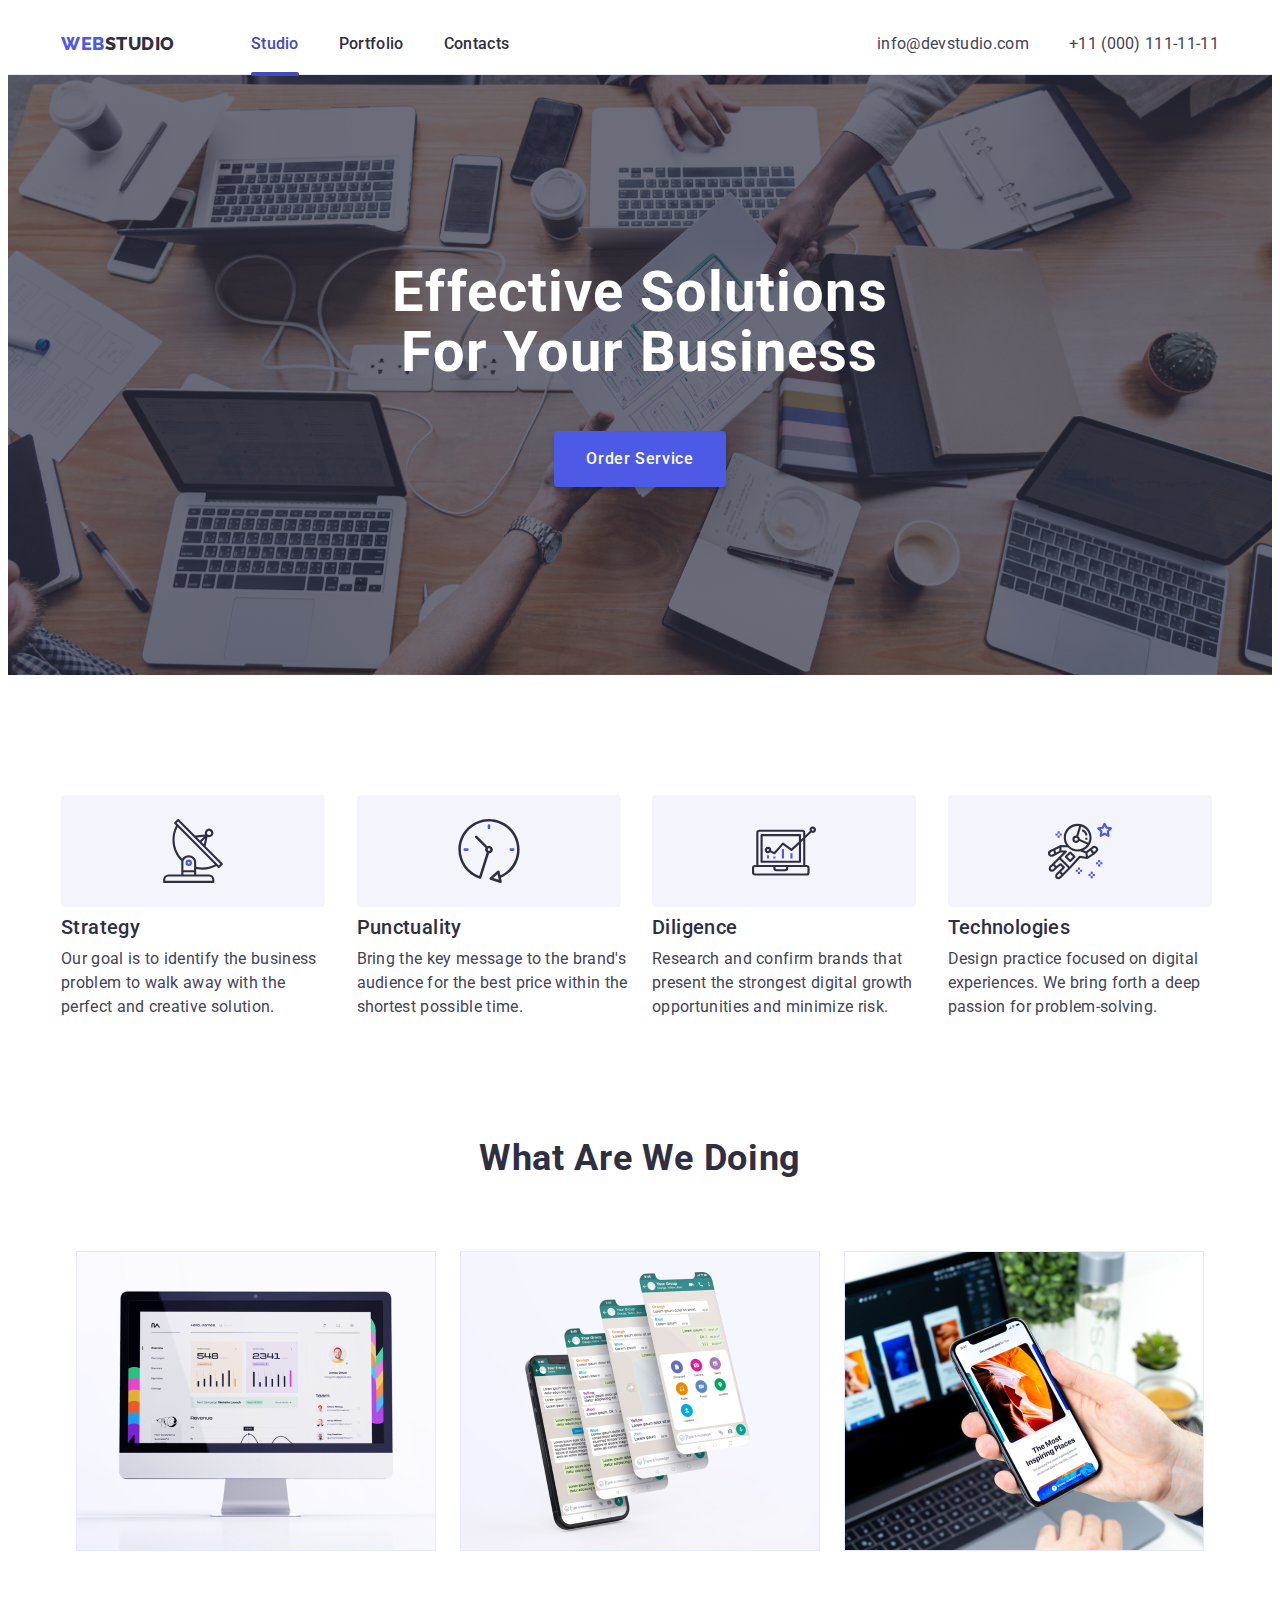
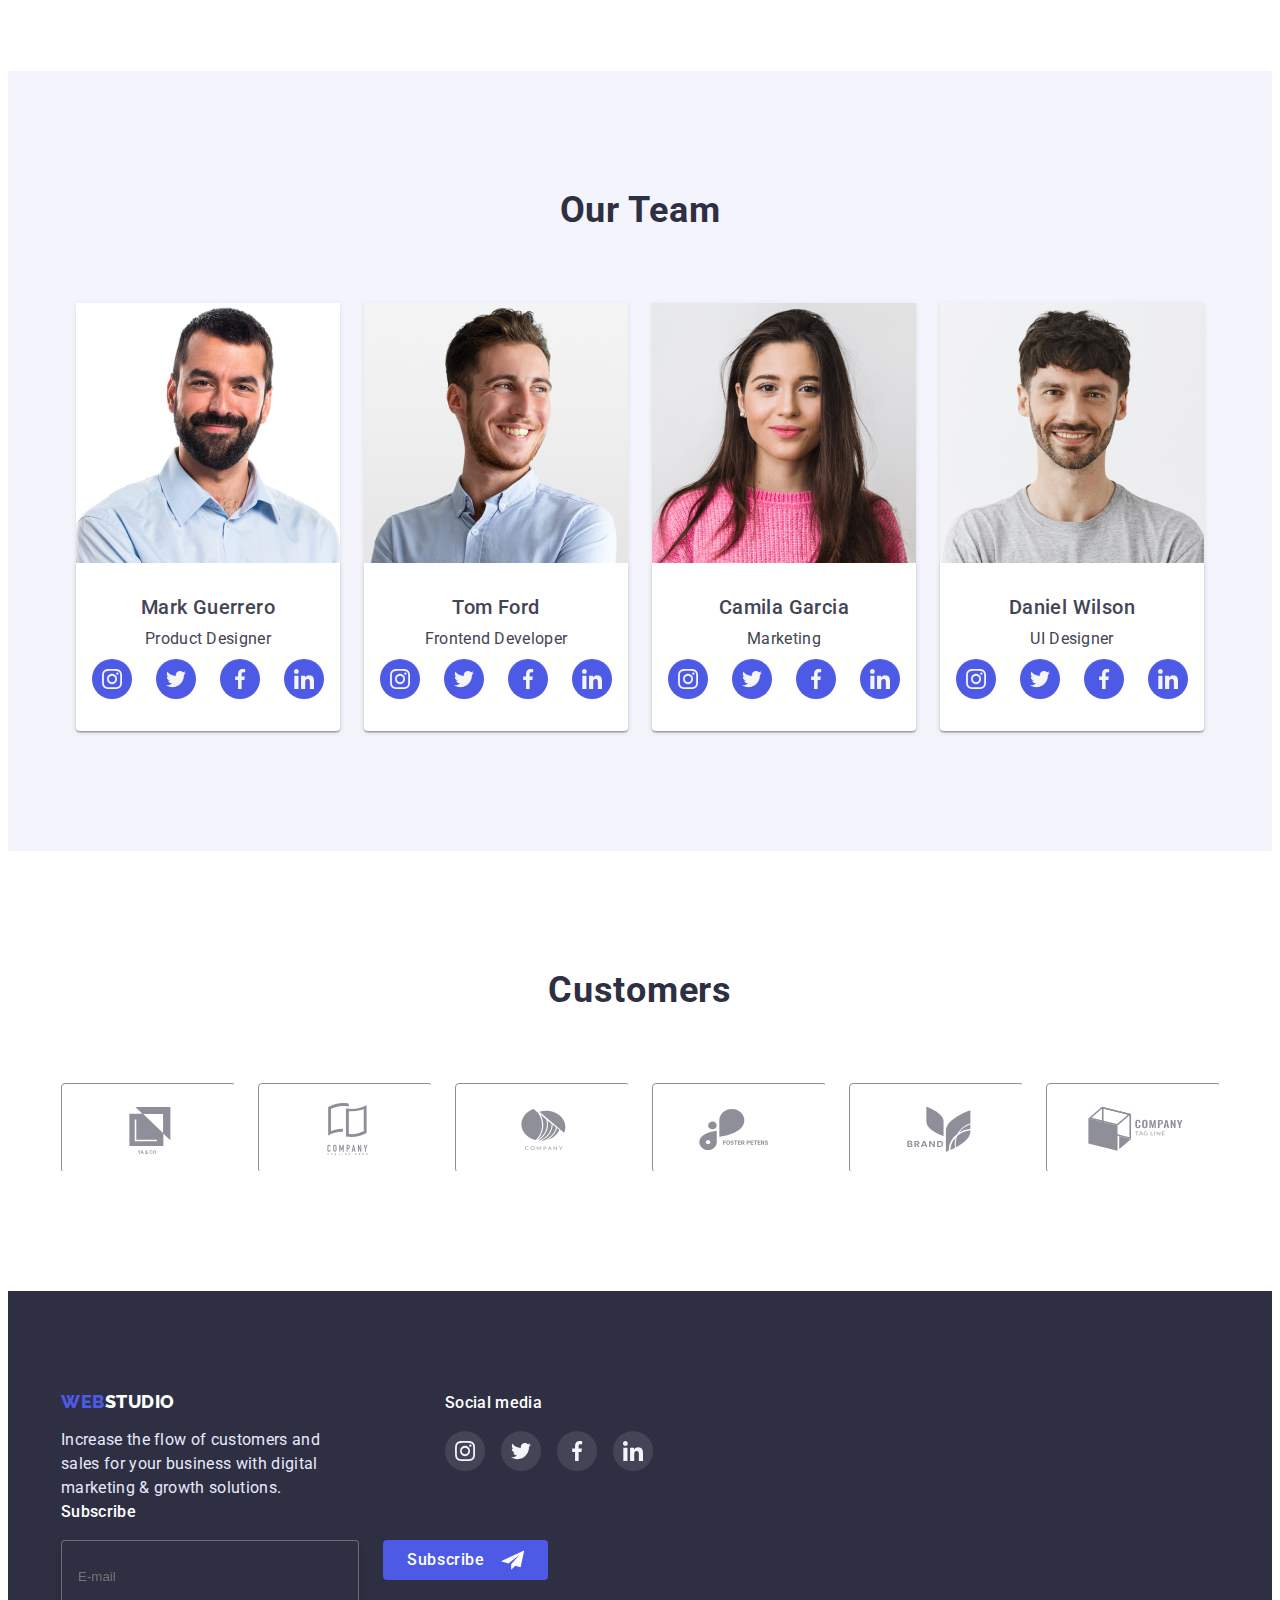
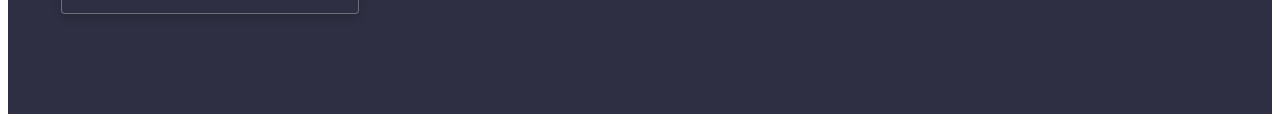
<file: index.html>
<!DOCTYPE html>
<html lang="en">
  <head>
    <meta charset="UTF-8" />
    <meta http-equiv="X-UA-Compatible" content="IE=edge" />
    <meta name="viewport" content="width=device-width, initial-scale=1.0" />
    <title>Document</title>
    <link rel="preconnect" href="https://fonts.googleapis.com" />
    <link rel="preconnect" href="https://fonts.gstatic.com" crossorigin />
    <link
      href="https://fonts.googleapis.com/css2?family=Raleway:wght@800&family=Roboto:wght@400;500;700;900&display=swap"
      rel="stylesheet"
    />
    <link
      rel="stylesheet"
      href="https://cdnjs.cloudflare.com/ajax/libs/modern-normalize/1.1.0/modern-normalize.min.css"
      integrity="sha512-wpPYUAdjBVSE4KJnH1VR1HeZfpl1ub8YT/NKx4PuQ5NmX2tKuGu6U/JRp5y+Y8XG2tV+wKQpNHVUX03MfMFn9Q=="
      crossorigin="anonymous"
      referrerpolicy="no-referrer"
    />
    <link rel="stylesheet" href="./css/styles.css" />
    <link rel="stylesheet" href="./css/mobile.css" />
    <link rel="stylesheet" href="./css/tablet.css" />
    <link rel="stylesheet" href="./css/desktop.css" />
  </head>
  <body>
    <!-- header -->

    <header class="header">
      <div class="container main-nav">
        <nav class="nav">
          <a class="logo-link-header link" href="./index.html"
            ><span class="logo">Web</span><span class="logo-end">Studio</span>
          </a>
          <ul class="site-nav list">
            <li class="item">
              <a class="active-link link current" href="./index.html">Studio</a>
            </li>
            <li class="item">
              <a class="active-link link" href="./portfolio.html">Portfolio</a>
            </li>
            <li class="item">
              <a class="active-link link" href="">Contacts</a>
            </li>
          </ul>
        </nav>

        <address class="nav-container">
          <ul class="nav-adress">
            <li class="list">
              <a class="mail link" href="mailto:info@devstudio.com"
                >info@devstudio.com</a
              >
            </li>
            <li class="list">
              <a class="phone link" href="tel:+110001111111"
                >+11 (000) 111-11-11</a
              >
            </li>
          </ul>
        </address>
        <button type="button" class="menu-open js-open-menu">
          <svg class="open-menu-icon" width="32" height="22">
            <use href="./images/icons.svg#icon-menu-hamburger"></use>
          </svg>
        </button>
      </div>
      <div class="mob-menu js-menu-container">
        <div class="mob-menu-container container">
          <div>
            <button type="button" class="menu-close js-close-menu">
              <svg class="close-modal-icon" width="8" height="8">
                <use href="./images/icons.svg#icon-close-black"></use>
              </svg>
            </button>
            <nav class="mob-menu-navigation">
              <ul class="mob-menu-list">
                <li class="mob-menu-item">
                  <a class="mob-item current" href="./index.html">Studio</a>
                </li>
                <li class="mob-menu-item">
                  <a class="mob-item" href="./portfolio.html">Portfolio</a>
                </li>
                <li class="mob-menu-item">
                  <a class="mob-item" href="">Contacts</a>
                </li>
              </ul>
            </nav>
          </div>
          <div>
            <address class="mob-menu-address">
              <ul class="mob-menu-contacts">
                <li class="mob-menu-tel">
                  <a href="tel:+110001111111" class="mob-menu-tel-link"
                    >+11 (000) 111-11-11</a
                  >
                </li>
                <li class="mob-menu-email">
                  <a
                    href="mailto:info@devstudio.com"
                    class="mob-menu-email-link"
                    >info@devstudio.com</a
                  >
                </li>
              </ul>
            </address>
            <ul class="menu-team-soc-list list">
              <li class="team-soc-item">
                <a class="team-soc-link link" href>
                  <svg class="team-soc-icon" width="20" height="20">
                    <use href="./images/icons.svg#icon-instagram"></use>
                  </svg>
                </a>
              </li>
              <li class="team-soc-item">
                <a class="team-soc-link link" href
                  ><svg class="team-soc-icon" width="20" height="20">
                    <use href="./images/icons.svg#icon-twitter"></use>
                  </svg>
                </a>
              </li>
              <li class="team-soc-item">
                <a class="team-soc-link link" href
                  ><svg class="team-soc-icon" width="20" height="20">
                    <use href="./images/icons.svg#icon-facebook"></use>
                  </svg>
                </a>
              </li>
              <li class="team-soc-item">
                <a class="team-soc-link link" href>
                  <svg class="team-soc-icon" width="20" height="20">
                    <use href="./images/icons.svg#icon-linkedin"></use>
                  </svg>
                </a>
              </li>
            </ul>
          </div>
        </div>
      </div>
    </header>

    <!-- hero -->

    <main>
      <section class="section-hero hero-wrap">
        <div class="container">
          <h1 class="hero">Effective Solutions For Your Business</h1>
          <button class="button-hero" type="button" data-modal-open>
            Order Service
          </button>
        </div>

        <div class="backdrop is-hidden" data-modal>
          <div class="modal">
            <button class="modal-close" type="button" data-modal-close>
              <svg class="modal-icon-close" width="8" height="8">
                <use href="./images/icons.svg#icon-close-black"></use>
              </svg>
            </button>
            <p class="modal-title">
              Leave your contacts and we will call you back
            </p>
            <form class="modal-form">
              <div class="modal-field">
                <label class="input-text" for="name">Name</label>
                <input class="modal-input" type="text" name="name" id="name" />
                <svg class="modal-icon" width="18px" height="18px">
                  <use href="./images/icons.svg#icon-person-black-icon"></use>
                </svg>
              </div>
              <div class="modal-field">
                <label class="input-text" for="phone">Phone</label>
                <input
                  class="modal-input"
                  type="text"
                  name="phone"
                  id="phone"
                />
                <svg class="modal-icon" width="18px" height="24px">
                  <use href="./images/icons.svg#icon-phone-black-icon"></use>
                </svg>
              </div>
              <div class="modal-field">
                <label class="input-text" for="email">Email</label>
                <input
                  class="modal-input"
                  type="text"
                  name="email"
                  id="email"
                />
                <svg class="modal-icon" width="18px" height="24px">
                  <use href="./images/icons.svg#icon-email-black-icon"></use>
                </svg>
              </div>
              <div class="modal-field">
                <label class="input-text" for="Comment">Comment</label>
                <textarea
                  class="modal-comment"
                  name="comment"
                  id="comment"
                  placeholder="Text input"
                ></textarea>
              </div>
              <div class="check-field">
                <input
                  class="input-check visually-hidden"
                  type="checkbox"
                  name="policy"
                  id="policy"
                  value="true"
                />
                <label class="input-text" for="policy">
                  <span class="check">
                    <svg class="check-icon" width="10px" height="8px">
                      <use href="./images/icons.svg#icon-Vector"></use>
                    </svg>
                  </span>
                  <span>
                    I accept the terms and conditions of the
                    <a class="policy-link" href="#">Privacy Policy</a></span
                  >
                </label>
              </div>

              <button class="modal-button" type="submit">Send</button>
            </form>
          </div>
        </div>
      </section>

      <!-- about -->

      <section class="about">
        <div class="container">
          <h2 class="visually-hidden">about</h2>
          <ul class="about-list list">
            <li class="list-item">
              <div class="thumb">
                <svg class="team-soc-icon" width="64" height="64">
                  <use href="./images/icons.svg#icon-antenna"></use>
                </svg>
              </div>
              <h3 class="title-list">Strategy</h3>
              <p class="subtitle">
                Our goal is to identify the business problem to walk away with
                the perfect and creative solution.
              </p>
            </li>
            <li class="list-item">
              <div class="thumb">
                <svg class="team-soc-icon" width="64" height="64">
                  <use href="./images/icons.svg#icon-clock"></use>
                </svg>
              </div>
              <h3 class="title-list">Punctuality</h3>
              <p class="subtitle">
                Bring the key message to the brand's audience for the best price
                within the shortest possible time.
              </p>
            </li>
            <li class="list-item">
              <div class="thumb">
                <svg class="team-soc-icon" width="64" height="64">
                  <use href="./images/icons.svg#icon-diagram"></use>
                </svg>
              </div>
              <h3 class="title-list">Diligence</h3>
              <p class="subtitle">
                Research and confirm brands that present the strongest digital
                growth opportunities and minimize risk.
              </p>
            </li>
            <li class="list-item">
              <div class="thumb">
                <svg class="team-soc-icon" width="64" height="64">
                  <use href="./images/icons.svg#icon-astronaut"></use>
                </svg>
              </div>
              <h3 class="title-list">Technologies</h3>
              <p class="subtitle">
                Design practice focused on digital experiences. We bring forth a
                deep passion for problem-solving.
              </p>
            </li>
          </ul>
        </div>
      </section>

      <section class="section-going">
        <div class="container">
          <h2 class="title-desk">What are we doing</h2>
          <ul class="going-title">
            <li class="list">
              <img
                srcset="./images/img1.jpg 1x, ./images/img1-2x.jpg 2x"
                class="image-list"
                src="./images/img1.jpg"
                alt="display picture"
                width="360"
              />
            </li>
            <li class="img-title list">
              <img
                srcset="./images/img2.jpg 1x, ./images/img2-2x.jpg 2x"
                class="image-list"
                src="./images/img2.jpg"
                alt="display phone"
                width="360"
              />
            </li>
            <li class="img-title list">
              <img
                srcset="./images/img3.jpg 1x, ./images/img3-2x.jpg 2x"
                class="image-list"
                src="./images/img3.jpg"
                alt="phone"
                width="360"
              />
            </li>
          </ul>
        </div>
      </section>

      <section class="team-section">
        <div class="container">
          <h2 class="title-team">Our Team</h2>
          <ul class="title-workers list">
            <li class="img-profile">
              <img
                srcset="
                  ./images/imgmarkguerrero.jpg    1x,
                  ./images/imgmarkguerrero-2x.jpg 2x
                "
                src="./images/imgmarkguerrero.jpg"
                alt="markguerrero"
                width="264"
              />
              <div class="title-card">
                <h3 class="team-name">Mark Guerrero</h3>
                <p class="team-name-position">Product Designer</p>
                <ul class="team-soc-list list">
                  <li class="team-soc-item">
                    <a class="team-soc-link link" href>
                      <svg class="team-soc-icon" width="20" height="20">
                        <use href="./images/icons.svg#icon-instagram"></use>
                      </svg>
                    </a>
                  </li>
                  <li class="team-soc-item">
                    <a class="team-soc-link link" href
                      ><svg class="team-soc-icon" width="20" height="20">
                        <use href="./images/icons.svg#icon-twitter"></use>
                      </svg>
                    </a>
                  </li>
                  <li class="team-soc-item">
                    <a class="team-soc-link link" href
                      ><svg class="team-soc-icon" width="20" height="20">
                        <use href="./images/icons.svg#icon-facebook"></use>
                      </svg>
                    </a>
                  </li>
                  <li class="team-soc-item">
                    <a class="team-soc-link link" href>
                      <svg class="team-soc-icon" width="20" height="20">
                        <use href="./images/icons.svg#icon-linkedin"></use>
                      </svg>
                    </a>
                  </li>
                </ul>
              </div>
            </li>
            <li class="img-profile">
              <img
                srcset="
                  ./images/imgtomford.jpg    1x,
                  ./images/imgtomford-2x.jpg 2x
                "
                src="./images/imgtomford.jpg"
                alt="tomford"
                width="264"
              />
              <div class="title-card">
                <h3 class="team-name">Tom Ford</h3>
                <p class="team-name-position">Frontend Developer</p>
                <ul class="team-soc-list list">
                  <li class="team-soc-item">
                    <a class="team-soc-link link" href>
                      <svg class="team-soc-icon" width="20" height="20">
                        <use href="./images/icons.svg#icon-instagram"></use>
                      </svg>
                    </a>
                  </li>
                  <li class="team-soc-item">
                    <a class="team-soc-link link" href
                      ><svg class="team-soc-icon" width="20" height="20">
                        <use href="./images/icons.svg#icon-twitter"></use>
                      </svg>
                    </a>
                  </li>
                  <li class="team-soc-item">
                    <a class="team-soc-link link" href
                      ><svg class="team-soc-icon" width="20" height="20">
                        <use href="./images/icons.svg#icon-facebook"></use>
                      </svg>
                    </a>
                  </li>
                  <li class="team-soc-item">
                    <a class="team-soc-link link" href>
                      <svg class="team-soc-icon" width="20" height="20">
                        <use href="./images/icons.svg#icon-linkedin"></use>
                      </svg>
                    </a>
                  </li>
                </ul>
              </div>
            </li>
            <li class="img-profile">
              <img
                srcset="
                  ./images/imgcamilagarcia.jpg    1x,
                  ./images/imgcamilagarcia-2x.jpg 2x
                "
                src="./images/imgcamilagarcia.jpg"
                alt="camilagarcia"
                width="264"
              />
              <div class="title-card">
                <h3 class="team-name">Camila Garcia</h3>
                <p class="team-name-position">Marketing</p>
                <ul class="team-soc-list list">
                  <li class="team-soc-item">
                    <a class="team-soc-link link" href>
                      <svg class="team-soc-icon" width="20" height="20">
                        <use href="./images/icons.svg#icon-instagram"></use>
                      </svg>
                    </a>
                  </li>
                  <li class="team-soc-item">
                    <a class="team-soc-link link" href
                      ><svg class="team-soc-icon" width="20" height="20">
                        <use href="./images/icons.svg#icon-twitter"></use>
                      </svg>
                    </a>
                  </li>
                  <li class="team-soc-item">
                    <a class="team-soc-link link" href
                      ><svg class="team-soc-icon" width="20" height="20">
                        <use href="./images/icons.svg#icon-facebook"></use>
                      </svg>
                    </a>
                  </li>
                  <li class="team-soc-item">
                    <a class="team-soc-link link" href>
                      <svg class="team-soc-icon" width="20" height="20">
                        <use href="./images/icons.svg#icon-linkedin"></use>
                      </svg>
                    </a>
                  </li>
                </ul>
              </div>
            </li>
            <li class="img-profile">
              <img
                srcset="
                  ./images/imgdanielwilson.jpg    1x,
                  ./images/imgdanielwilson-2x.jpg 2x
                "
                src="./images/imgdanielwilson.jpg"
                alt="danielwilson"
                width="264"
              />
              <div class="title-card">
                <h3 class="team-name">Daniel Wilson</h3>
                <p class="team-name-position">UI Designer</p>
                <ul class="team-soc-list list">
                  <li class="team-soc-item">
                    <a class="team-soc-link link" href>
                      <svg class="team-soc-icon" width="20" height="20">
                        <use href="./images/icons.svg#icon-instagram"></use>
                      </svg>
                    </a>
                  </li>
                  <li class="team-soc-item">
                    <a class="team-soc-link link" href
                      ><svg class="team-soc-icon" width="20" height="20">
                        <use href="./images/icons.svg#icon-twitter"></use>
                      </svg>
                    </a>
                  </li>
                  <li class="team-soc-item">
                    <a class="team-soc-link link" href
                      ><svg class="team-soc-icon" width="20" height="20">
                        <use href="./images/icons.svg#icon-facebook"></use>
                      </svg>
                    </a>
                  </li>
                  <li class="team-soc-item">
                    <a class="team-soc-link link" href>
                      <svg class="team-soc-icon" width="20" height="20">
                        <use href="./images/icons.svg#icon-linkedin"></use>
                      </svg>
                    </a>
                  </li>
                </ul>
              </div>
            </li>
          </ul>
        </div>
      </section>

      <section class="customers-section">
        <div class="container">
          <h2 class="title-customers">Customers</h2>
          <ul class="list-customers list">
            <li class="item-customers">
              <a class="customers-link link" href>
                <svg class="hover-icons" width="104" height="56">
                  <use href="./images/icons.svg#icon-logo-yaco"></use>
                </svg>
              </a>
            </li>
            <li class="item-customers">
              <a class="customers-link link" href>
                <svg class="hover-icons" width="104" height="56">
                  <use href="./images/icons.svg#icon-logo-comp-tag"></use>
                </svg>
              </a>
            </li>
            <li class="item-customers">
              <a class="customers-link link" href>
                <svg class="hover-icons" width="104" height="56">
                  <use href="./images/icons.svg#icon-logo-company"></use>
                </svg>
              </a>
            </li>
            <li class="item-customers">
              <a class="customers-link link" href>
                <svg class="hover-icons" width="104" height="56">
                  <use href="./images/icons.svg#icon-logo-foster"></use>
                </svg>
              </a>
            </li>
            <li class="item-customers">
              <a class="customers-link link" href>
                <svg class="hover-icons" width="104" height="56">
                  <use href="./images/icons.svg#icon-logo-brand"></use>
                </svg>
              </a>
            </li>
            <li class="item-customers">
              <a class="customers-link link" href>
                <svg class="hover-icons" width="104" height="56">
                  <use href="./images/icons.svg#icon-logo-tag-line"></use>
                </svg>
              </a>
            </li>
          </ul>
        </div>
      </section>
    </main>

    <!-- footer -->

    <footer>
      <div class="footer-background">
        <div class="container footer-container">
          <div class="footer-container-logo">
            <a class="logo-link-header link" href="./index.html"
              ><span class="logo">Web</span
              ><span class="logo-end-footer">Studio</span>
            </a>
            <p class="footer-subtitle">
              Increase the flow of customers and sales for your business with
              digital marketing & growth solutions.
            </p>
          </div>
          <div class="container-footer-soc">
            <p class="container-footer-soc-title">Social media</p>
            <ul class="ft-soc-list list">
              <li class="ft-soc-item">
                <a class="ft-soc-link link" href>
                  <svg class="ft-soc-icon" width="20" height="20">
                    <use href="./images/icons.svg#icon-instagram"></use>
                  </svg>
                </a>
              </li>
              <li class="ft-soc-item">
                <a class="ft-soc-link link" href
                  ><svg class="ft-soc-icon" width="20" height="20">
                    <use href="./images/icons.svg#icon-twitter"></use>
                  </svg>
                </a>
              </li>
              <li class="ft-soc-item">
                <a class="ft-soc-link link" href
                  ><svg class="ft-soc-icon" width="20" height="20">
                    <use href="./images/icons.svg#icon-facebook"></use>
                  </svg>
                </a>
              </li>
              <li class="ft-soc-item">
                <a class="ft-soc-link link" href>
                  <svg class="ft-soc-icon" width="20" height="20">
                    <use href="./images/icons.svg#icon-linkedin"></use>
                  </svg>
                </a>
              </li>
            </ul>
          </div>
          <div class="subscribe-position">
            <p class="container-footer-soc-title">Subscribe</p>
            <form class="subscribe-form">
              <div class="subscribe-input-box">
                <input
                  class="subscribe-input"
                  type="text"
                  name="Subscribe"
                  id="Subscribe"
                  placeholder="E-mail"
                />
                <button class="button-subscribe" type="submit">
                  Subscribe
                  <svg class="icon-frame" width="24" height="24">
                    <use href="./images/icons.svg#icon-Frame"></use>
                  </svg>
                </button>
              </div>
            </form>
          </div>
        </div>
      </div>
    </footer>
    <script src="./js/mobile-menu.js"></script>
    <script src="./js/modal.js"></script>
  </body>
</html>
</file>
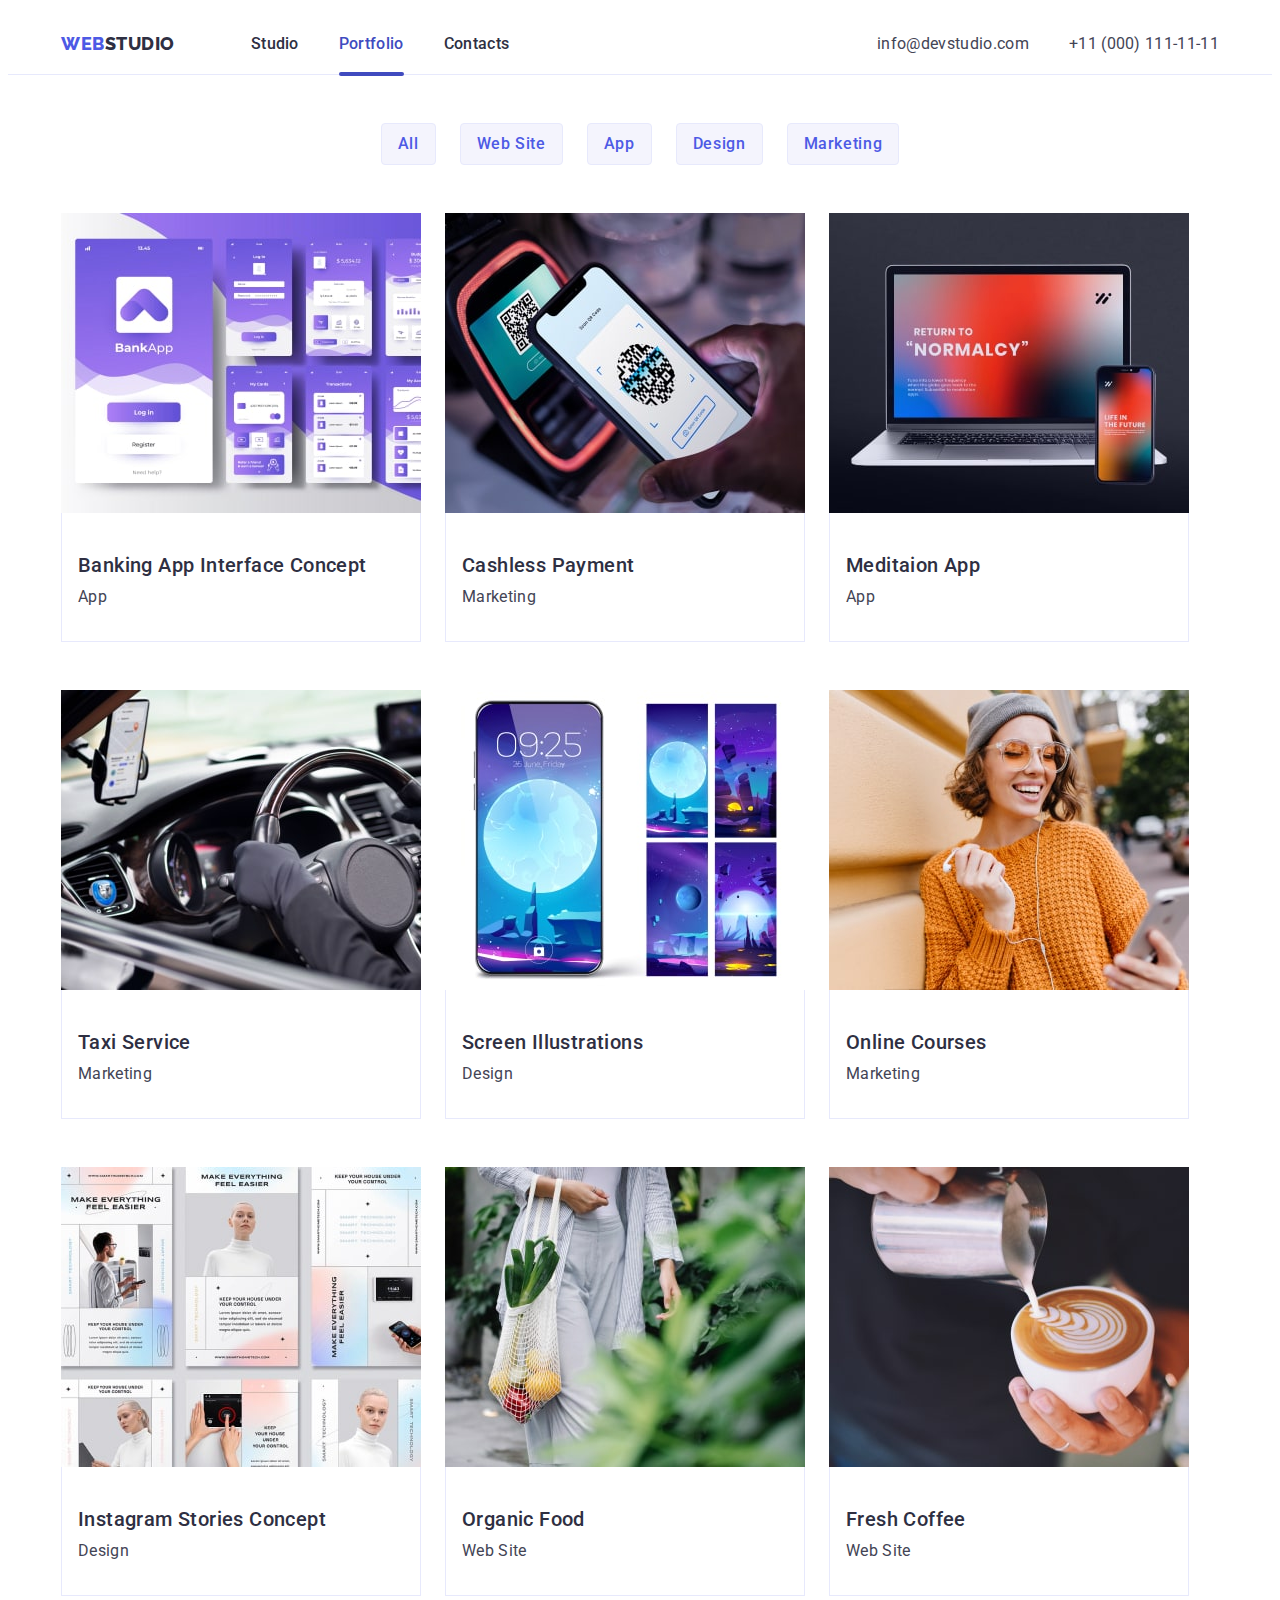
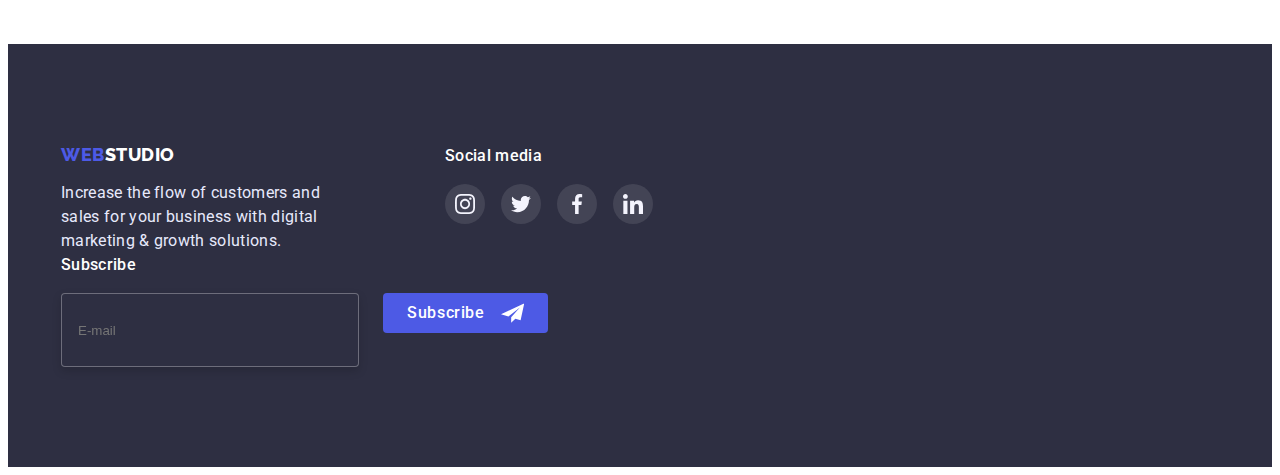
<file: portfolio.html>
<!DOCTYPE html>
<html lang="en">
  <head>
    <meta charset="UTF-8" />
    <meta http-equiv="X-UA-Compatible" content="IE=edge" />
    <meta name="viewport" content="width=device-width, initial-scale=1.0" />
    <title>portfolio</title>
    <link rel="preconnect" href="https://fonts.googleapis.com" />
    <link rel="preconnect" href="https://fonts.gstatic.com" crossorigin />
    <link
      href="https://fonts.googleapis.com/css2?family=Raleway:wght@800&family=Roboto:wght@400;500;700;900&display=swap"
      rel="stylesheet"
    />
    <link
      rel="stylesheet"
      href="https://cdnjs.cloudflare.com/ajax/libs/modern-normalize/1.1.0/modern-normalize.min.css"
      integrity="sha512-wpPYUAdjBVSE4KJnH1VR1HeZfpl1ub8YT/NKx4PuQ5NmX2tKuGu6U/JRp5y+Y8XG2tV+wKQpNHVUX03MfMFn9Q=="
      crossorigin="anonymous"
      referrerpolicy="no-referrer"
    />
    <link rel="stylesheet" href="./css/styles.css" />
    <link rel="stylesheet" href="./css/mobile.css" />
    <link rel="stylesheet" href="./css/tablet.css" />
    <link rel="stylesheet" href="./css/desktop.css" />
  </head>
  <body>
    <!-- header -->
    <header class="header">
      <div class="container main-nav">
        <nav class="nav">
          <a class="logo-link-header link" href="./index.html"
            ><span class="logo">Web</span><span class="logo-end">Studio</span>
          </a>
          <ul class="site-nav list">
            <li class="item">
              <a class="active-link link" href="./index.html">Studio</a>
            </li>
            <li class="item">
              <a class="active-link link current" href="./portfolio.html">Portfolio</a>
            </li>
            <li class="item">
              <a class="active-link link" href="">Contacts</a>
            </li>
          </ul>
        </nav>

        <address class="nav-container">
          <ul class="nav-adress">
            <li class="list">
              <a class="mail link" href="mailto:info@devstudio.com"
                >info@devstudio.com</a
              >
            </li>
            <li class="list">
              <a class="phone link" href="tel:+110001111111"
                >+11 (000) 111-11-11</a
              >
            </li>
          </ul>
        </address>
        <button type="button" class="menu-open js-open-menu">
          <svg class="open-menu-icon" width="32" height="22">
            <use href="./images/icons.svg#icon-menu-hamburger"></use>
          </svg>
        </button>
      </div>
      <div class="mob-menu js-menu-container">
        <div class="mob-menu-container container">
          <div>
            <button type="button" class="menu-close js-close-menu">
              <svg class="close-modal-icon" width="8" height="8">
                <use href="./images/icons.svg#icon-close-black"></use>
              </svg>
            </button>
            <nav class="mob-menu-navigation">
              <ul class="mob-menu-list">
                <li class="mob-menu-item">
                  <a class="mob-item" href="./index.html">Studio</a>
                </li>
                <li class="mob-menu-item">
                  <a class="mob-item" href="./portfolio.html">Portfolio</a>
                </li>
                <li class="mob-menu-item">
                  <a class="mob-item" href="">Contacts</a>
                </li>
              </ul>
            </nav>
          </div>
          <div>
            <address class="mob-menu-address">
              <ul class="mob-menu-contacts">
                <li class="mob-menu-tel">
                  <a href="tel:+110001111111" class="mob-menu-tel-link"
                    >+11 (000) 111-11-11</a
                  >
                </li>
                <li class="mob-menu-email">
                  <a
                    href="mailto:info@devstudio.com"
                    class="mob-menu-email-link"
                    >info@devstudio.com</a
                  >
                </li>
              </ul>
            </address>
            <ul class="menu-team-soc-list list">
              <li class="team-soc-item">
                <a class="team-soc-link link" href>
                  <svg class="team-soc-icon" width="20" height="20">
                    <use href="./images/icons.svg#icon-instagram"></use>
                  </svg>
                </a>
              </li>
              <li class="team-soc-item">
                <a class="team-soc-link link" href
                  ><svg class="team-soc-icon" width="20" height="20">
                    <use href="./images/icons.svg#icon-twitter"></use>
                  </svg>
                </a>
              </li>
              <li class="team-soc-item">
                <a class="team-soc-link link" href
                  ><svg class="team-soc-icon" width="20" height="20">
                    <use href="./images/icons.svg#icon-facebook"></use>
                  </svg>
                </a>
              </li>
              <li class="team-soc-item">
                <a class="team-soc-link link" href>
                  <svg class="team-soc-icon" width="20" height="20">
                    <use href="./images/icons.svg#icon-linkedin"></use>
                  </svg>
                </a>
              </li>
            </ul>
          </div>
        </div>
      </div>
    </header>
    <main>
      <section class="main-bgcolor">
        <!-- фільтр кнопок -->
        <h1 class="visually-hidden">portfolio</h1>
        <div class="container">
          <ul class="filtr-container list">
            <li class="portfolio-button-item">
              <button class="btn-filter" type="button">All</button>
            </li>
            <li class="portfolio-button-item">
              <button class="btn-filter" type="button">Web Site</button>
            </li>
            <li class="portfolio-button-item">
              <button class="btn-filter" type="button">App</button>
            </li>
            <li class="portfolio-button-item">
              <button class="btn-filter" type="button">Design</button>
            </li>
            <li class="portfolio-button-item">
              <button class="btn-filter" type="button">Marketing</button>
            </li>
          </ul>

          <!-- портфоліо -->

          <ul class="card-container list">
            <li class="img-item">
              <a class="img-link link" href=""
                ><img />
                <div class="img-cover-wrap">
                  <img
                    src="./images/bankingapp.jpg"
                    alt="bankingapp"
                    width="360"
                  />
                  <p class="img-cover-text">
                    14 Stylish and User-Friendly App Design Concepts · Task
                    Manager App · Calorie Tracker App · Exotic Fruit Ecommerce
                    App · Cloud Storage App
                  </p>
                </div>
                <div class="img-filtr">
                  <h2 class="title-list">Banking App Interface Concept</h2>
                  <p class="subtitle">App</p>
                </div>
              </a>
            </li>

            <li class="img-item">
              <a class="img-link link" href="">
                <div class="img-cover-wrap">
                  <img
                    src="./images/cashlesspayment.jpg"
                    alt="cashlesspayment"
                    width="360"
                  />
                  <p class="img-cover-text">
                    14 Stylish and User-Friendly App Design Concepts · Task
                    Manager App · Calorie Tracker App · Exotic Fruit Ecommerce
                    App · Cloud Storage App
                  </p>
                </div>
                <div class="img-filtr">
                  <h2 class="title-list">Cashless Payment</h2>
                  <p class="subtitle">Marketing</p>
                </div>
              </a>
            </li>

            <li class="img-item">
              <a class="img-link link" href="">
                <div class="img-cover-wrap">
                  <img
                    src="./images/meditaionapp.jpg"
                    alt="meditaionapp"
                    width="360"
                  />
                  <p class="img-cover-text">
                    14 Stylish and User-Friendly App Design Concepts · Task
                    Manager App · Calorie Tracker App · Exotic Fruit Ecommerce
                    App · Cloud Storage App
                  </p>
                </div>
                <div class="img-filtr">
                  <h2 class="title-list">Meditaion App</h2>
                  <p class="subtitle">App</p>
                </div>
              </a>
            </li>

            <li class="img-item">
              <a class="img-link link" href="">
                <div class="img-cover-wrap">
                  <img
                    src="./images/taxiservice.jpg"
                    alt="taxiservice"
                    width="360"
                  />
                  <p class="img-cover-text">
                    14 Stylish and User-Friendly App Design Concepts · Task
                    Manager App · Calorie Tracker App · Exotic Fruit Ecommerce
                    App · Cloud Storage App
                  </p>
                </div>
                <div class="img-filtr">
                  <h2 class="title-list">Taxi Service</h2>
                  <p class="subtitle">Marketing</p>
                </div>
              </a>
            </li>

            <li class="img-item">
              <a class="img-link link" href="">
                <div class="img-cover-wrap">
                  <img
                    src="./images/screenillustrations.jpg"
                    alt="screenillustrations"
                    width="360"
                  />
                  <p class="img-cover-text">
                    14 Stylish and User-Friendly App Design Concepts · Task
                    Manager App · Calorie Tracker App · Exotic Fruit Ecommerce
                    App · Cloud Storage App
                  </p>
                </div>
                <div class="img-filtr">
                  <h2 class="title-list">Screen Illustrations</h2>
                  <p class="subtitle">Design</p>
                </div>
              </a>
            </li>

            <li class="img-item">
              <a class="img-link link" href="">
                <div class="img-cover-wrap">
                  <img
                    src="./images/onlinecourses.jpg"
                    alt="onlinecourses"
                    width="360"
                  />
                  <p class="img-cover-text">
                    14 Stylish and User-Friendly App Design Concepts · Task
                    Manager App · Calorie Tracker App · Exotic Fruit Ecommerce
                    App · Cloud Storage App
                  </p>
                </div>
                <div class="img-filtr">
                  <h2 class="title-list">Online Courses</h2>
                  <p class="subtitle">Marketing</p>
                </div>
              </a>
            </li>

            <li class="img-item">
              <a class="img-link link" href="">
                <div class="img-cover-wrap">
                  <img
                    src="./images/instagramstoriesconcept.jpg"
                    alt="instagramstoriesconcept"
                    width="360"
                  />
                  <p class="img-cover-text">
                    14 Stylish and User-Friendly App Design Concepts · Task
                    Manager App · Calorie Tracker App · Exotic Fruit Ecommerce
                    App · Cloud Storage App
                  </p>
                </div>
                <div class="img-filtr">
                  <h2 class="title-list">Instagram Stories Concept</h2>
                  <p class="subtitle">Design</p>
                </div>
              </a>
            </li>

            <li class="img-item">
              <a class="img-link link" href="">
                <div class="img-cover-wrap">
                  <img
                    src="./images/organicfood.jpg"
                    alt="organicfood"
                    width="360"
                  />
                  <p class="img-cover-text">
                    14 Stylish and User-Friendly App Design Concepts · Task
                    Manager App · Calorie Tracker App · Exotic Fruit Ecommerce
                    App · Cloud Storage App
                  </p>
                </div>
                <div class="img-filtr">
                  <h2 class="title-list">Organic Food</h2>
                  <p class="subtitle">Web Site</p>
                </div>
              </a>
            </li>

            <li class="img-item">
              <a class="img-link link" href="">
                <div class="img-cover-wrap">
                  <img
                    src="./images/freshcoffee.jpg"
                    alt="freshcoffee"
                    width="360"
                  />
                  <p class="img-cover-text">
                    14 Stylish and User-Friendly App Design Concepts · Task
                    Manager App · Calorie Tracker App · Exotic Fruit Ecommerce
                    App · Cloud Storage App
                  </p>
                </div>
                <div class="img-filtr">
                  <h2 class="title-list">Fresh Coffee</h2>
                  <p class="subtitle">Web Site</p>
                </div>
              </a>
            </li>
          </ul>
        </div>
      </section>
    </main>
    <!-- footer -->
    <footer>
      <div class="footer-background">
        <div class="container footer-container">
          <div class="footer-container-logo">
            <a class="logo-link-header link" href="./index.html"
              ><span class="logo">Web</span
              ><span class="logo-end-footer">Studio</span>
            </a>
            <p class="footer-subtitle">
              Increase the flow of customers and sales for your business with
              digital marketing & growth solutions.
            </p>
          </div>
          <div class="container-footer-soc">
            <p class="container-footer-soc-title">Social media</p>
            <ul class="ft-soc-list list">
              <li class="ft-soc-item">
                <a class="ft-soc-link link" href>
                  <svg class="ft-soc-icon" width="20" height="20">
                    <use href="./images/icons.svg#icon-instagram"></use>
                  </svg>
                </a>
              </li>
              <li class="ft-soc-item">
                <a class="ft-soc-link link" href
                  ><svg class="ft-soc-icon" width="20" height="20">
                    <use href="./images/icons.svg#icon-twitter"></use>
                  </svg>
                </a>
              </li>
              <li class="ft-soc-item">
                <a class="ft-soc-link link" href
                  ><svg class="ft-soc-icon" width="20" height="20">
                    <use href="./images/icons.svg#icon-facebook"></use>
                  </svg>
                </a>
              </li>
              <li class="ft-soc-item">
                <a class="ft-soc-link link" href>
                  <svg class="ft-soc-icon" width="20" height="20">
                    <use href="./images/icons.svg#icon-linkedin"></use>
                  </svg>
                </a>
              </li>
            </ul>
          </div>
          <div class="subscribe-position">
            <p class="container-footer-soc-title">Subscribe</p>
            <form class="subscribe-form">
              <div class="subscribe-input-box">
                <input
                  class="subscribe-input"
                  type="text"
                  name="Subscribe"
                  id="Subscribe"
                  placeholder="E-mail"
                />
                <button class="button-subscribe" type="submit">
                  Subscribe
                  <svg class="icon-frame" width="24" height="24">
                    <use href="./images/icons.svg#icon-Frame"></use>
                  </svg>
                </button>
              </div>
            </form>
          </div>
        </div>
      </div>
    </footer>
    <script src="./js/mobile-menu.js"></script>
    <script src="./js/modal.js"></script>
  </body>
</html>
</file>
<file: css/styles.css>
/* приховані заголовки */
.visually-hidden {
  position: absolute;
  width: 1px;
  height: 1px;
  margin: -1px;
  border: 0;
  padding: 0;
  white-space: nowrap;
  clip-path: inset(100%);
  clip: rect(0 0 0 0);
  overflow: hidden;
}
.no-scroll {
  overflow: hidden;
}
/* модальне вікно */
.modal-title {
  font-family: "Roboto";
  font-style: normal;
  font-weight: 500;
  font-size: 16px;
  line-height: 1.5;
  text-align: center;
  letter-spacing: 0.02em;
  color: #2e2f42;
}
.modal-form {
  margin-top: 16px;
}
.modal-input {
  width: 100%;
  height: 40px;
  padding-left: 38px;
  background-color: transparent;
  border: 1px solid rgba(33, 33, 33, 0.2);
  border-radius: 4px;
  transition-property: border;
  transition-duration: 250ms;
  transition-timing-function: cubic-bezier(0.4, 0, 0.2, 1);
}
.modal-icon {
  position: absolute;
  left: 16px;
  top: 65%;
  transform: translateY(-50%);
}
.input-wrap {
  position: relative;
  margin-top: 4px;
}
.modal-input:focus,
.modal-input:hover {
  border: 1px solid #4d5ae5;
  border-radius: 4px;
  outline: none;
}
.policy-link {
  font-family: "Roboto";
  font-style: normal;
  font-weight: 400;
  font-size: 12px;
  line-height: 16px;
  letter-spacing: 0.04em;
  text-decoration-line: underline;
  color: #4d5ae5;
  text-indent: 0.5em;
}
.modal-input:focus + .modal-icon {
  fill: #4d5ae5;
}

.modal-comment {
  width: 100%;
  height: 138px;
  padding: 8px 16px;
  background-color: transparent;
  border: 1px solid rgba(33, 33, 33, 0.2);
  border-radius: 4px;
  font-family: "Roboto";
  font-style: normal;
  font-weight: 400;
  font-size: 12px;
  line-height: 1.3;
  letter-spacing: 0.04em;
  color: rgba(117, 117, 117, 0.5);
  resize: none;
  transition-property: border;
  transition-duration: 250ms;
  transition-timing-function: cubic-bezier(0.4, 0, 0.2, 1);
}
.modal-comment:focus,
.modal-comment:hover {
  border: 1px solid #4d5ae5;
  border-radius: 4px;
  outline: none;
}
.input-text {
  font-family: "Roboto";
  font-style: normal;
  font-weight: 400;
  font-size: 12px;
  line-height: 1.3;
  letter-spacing: 0.04em;
  color: #8e8f99;
  display: flex;
}

.input-text .check {
  min-width: 16px;
  height: 16px;
  border: 1.25px solid #2e2f42;
  border-radius: 2px;
  margin-right: 8px;
  fill: transparent;
  text-align: center;
}

.modal-field {
  margin-bottom: 8px;
  text-align: left;
  position: relative;
}

.input-check {
  padding: 0px;
  gap: 8px;
  border: 1.25px solid #2e2f42;
  border-radius: 2px;
}
.check-field {
  margin-top: 16px;
  margin-bottom: 24px;
}

.input-check:checked + .input-text .check {
  background-color: #404bbf;
  border: none;
  fill: #f4f4fd;
  border: 1.25px solid #2e2f42;
  border-radius: 2px;
}

.modal-button {
  display: block;
  width: 169px;
  height: 56px;
  margin: 0 auto;
  margin-top: 24px;
  text-align: center;
  background: #4d5ae5;
  box-shadow: 0px 4px 4px rgba(0, 0, 0, 0.15);
  border-radius: 4px;
  font-family: "Roboto";
  font-style: normal;
  font-weight: 500;
  font-size: 16px;
  line-height: 1.5;
  letter-spacing: 0.04em;
  color: #ffffff;
  border: none;
  cursor: pointer;
  transition-property: background;
  transition-duration: 250ms;
  transition-timing-function: cubic-bezier(0.4, 0, 0.2, 1);
}
.modal-button:hover,
.modal-button:focus {
  background: #404bbf;
}

.backdrop {
  position: fixed;
  left: 0;
  top: 0;
  width: 100%;
  height: 100%;
  background: rgba(46, 47, 66, 0.4);
  opacity: 1;
  visibility: visible;
  transition: opacity 250ms linear, visibility 300ms linear;
}
.backdrop.is-hidden {
  visibility: hidden;
  opacity: 0;
  pointer-events: none;
}

.backdrop.is-hidden .modal {
  transition: translate 300ms linear;
}

.modal {
  position: absolute;
  width: calc(100% - 2 * 15px);
  height: 600px;
  max-height: 90vh;
  overflow-y: scroll;
  top: 50%;
  left: 50%;
  transform: translate(-50%, -50%);
  background: #fcfcfc;
  box-shadow: 0px 1px 1px rgba(0, 0, 0, 0.14), 0px 1px 3px rgba(0, 0, 0, 0.12),
    0px 2px 1px rgba(0, 0, 0, 0.2);
  border-radius: 4px;
  padding: 72px 24px 24px 24px;
  transition: transform 300ms linear;
}

.modal-close {
  width: 24px;
  height: 24px;
  background: #e7e9fc;
  border: 1px solid rgba(0, 0, 0, 0.1);
  border-radius: 50%;
  display: flex;
  align-items: center;
  justify-content: center;
  padding: 0;
  position: absolute;
  top: 24px;
  right: 24px;
  transition-duration: 250ms;
  transition-timing-function: cubic-bezier(0.4, 0, 0.2, 1);
}

.modal-close:hover,
.modal-close:focus {
  background: #404bbf;
  fill: #ffffff;
  border-radius: 4px;
  border-radius: 50%;
  cursor: pointer;
}
/* кінець мод вікна */

.container {
  width: 100%;
  padding-left: 16px;
  padding-right: 16px;
  margin: 0 auto;
}
.header {
  border-bottom: 1px solid #e7e9fc;
  padding-top: 24px;
  padding-bottom: 24px;
}
p,
h1,
h2,
h3,
h4,
h5,
h6 {
  margin: 0;
}

ul {
  margin: 0;
  padding-left: 0;
}

.nav {
  display: flex;
  align-items: center;
}

:root {
  --primary-brand: #4d5ae5;
  --pressed-state: #404bbf;
  --dark: #2e2f42;
  --success: #31d0aa;
  --text: #434455;
  --subtle-text: #8e8f99;
  --accent: #e7e9fc;
  --light: #f4f4fd;
  --white-color: #ffffff;
}

body {
  font-family: "Roboto", sans-serif;
  color: #ffffff;
}

.list {
  list-style: none;
}

.link {
  text-decoration: none;
}

.site-nav {
  display: flex;
  margin-left: 76px;
}
.site-nav .link {
  display: block;
  color: var(--dark);
  font-weight: 500;
  font-size: 16px;
  line-height: 1.5;
  letter-spacing: 0.02em;
}
.site-nav .item:last-child {
  margin-right: 0;
}
.item {
  margin-right: 40px;
}
.active-link {
  position: relative;
  transition-property: color;
  transition-duration: 250ms;
  transition-timing-function: cubic-bezier(0.4, 0, 0.2, 1);
}
.active-link:hover,
.active-link:focus,
.active-link.current {
  color: var(--pressed-state);
}
.active-link.link.current::after {
  content: "";
  display: block;
  width: 100%;
  height: 4px;
  border-radius: 2px;
  background: #404bbf;
  position: absolute;
  left: 0;
  bottom: 0;
}

.phone {
  font-family: "Roboto", sans-serif;
  font-style: normal;
  font-size: 16px;
  line-height: 1.5;
  letter-spacing: 0.02em;
  color: var(--text);
  transition-property: color;
  transition-duration: 250ms;
  transition-timing-function: cubic-bezier(0.4, 0, 0.2, 1);
}
.mail {
  font-family: "Roboto", sans-serif;
  font-style: normal;
  font-size: 16px;
  line-height: 1.5;
  letter-spacing: 0.02em;
  color: var(--text);
  transition-property: color;
  transition-duration: 250ms;
  transition-timing-function: cubic-bezier(0.4, 0, 0.2, 1);
}
.mail:hover,
.mail:focus {
  color: var(--pressed-state);
}
.phone:hover,
.phone:focus {
  color: var(--pressed-state);
}

.nav-adress {
  /* display: flex; */
  margin-left: auto;
}
.nav-container {
  display: flex;
  margin-left: auto;
}
.main-nav {
  display: flex;
  align-items: center;
  justify-content: space-between;
}
.border-botton {
  border-bottom: 1px solid var(--accent);
}
.site-nav,
.nav-adress {
  display: none;
}

.menu-open {
  border: none;
  background-color: #ffffff;
}
.open-menu-icon {
  stroke: #2e2f42;
  display: block;
}

.mob-menu-container {
  padding-left: 40px;
  padding-right: 24px;
}
.mob-menu {
  position: fixed;
  top: 0;
  z-index: 1;
  width: 100%;
  height: 100%;
  background-color: white;
  padding-top: 80px;
  padding-bottom: 40px;
  transform: translateX(100%);
  transition: transform 250ms cubic-bezier(0.4, 0, 0.2, 1);
}
.mob-menu.is-open {
  transform: translateX(0);
}

.menu-close {
  position: absolute;
  display: flex;
  align-items: center;
  justify-content: center;
  padding: 0;
  top: 24px;
  right: 24px;
  width: 24px;
  height: 24px;
  background-color: #e7e9fc;
  border: 1px solid rgba(0, 0, 0, 0.1);
  border-radius: 50%;
}
.mob-menu > .container {
  height: 100%;
  display: flex;
  flex-direction: column;
  justify-content: space-between;
  overflow-y: auto;
}

.mob-menu-list {
  list-style: none;
  text-decoration: none;
  font-weight: 700;
  font-size: 36px;
  line-height: 1.11;
  letter-spacing: 0.02em;
  text-transform: capitalize;
  color: #2e2f42;
}
.mob-item:hover {
  color: var(--pressed-state);
}
.mob-item.current {
  color: var(--pressed-state);
}
.mob-menu-item {
  margin-bottom: 40px;
}
.mob-menu-item:last-child {
  margin-bottom: 0;
}

.mob-item {
  text-decoration: none;
  color: #2e2f42;
}
.mob-menu-contacts {
  list-style: none;
  text-decoration: none;
  font-weight: 700;
  font-size: 26px;
  line-height: 1.11;
  letter-spacing: 0.02em;
}
.mob-menu-tel {
  margin-bottom: 40px;
}
.mob-menu-tel-link {
  text-decoration: none;
  color: #4d5ae5;
  font-style: normal;
}
.mob-menu-email {
  margin-bottom: 48px;
}
.mob-menu-email-link {
  text-decoration: none;
  font-weight: 500;
  font-size: 20px;
  line-height: 1.2;
  letter-spacing: 0.02em;
  font-style: normal;
  color: #2e2f42;
}

.menu-team-soc-list {
  display: flex;
  justify-content: flex-start;
  gap: 26px;
}
/* hero */

.section-hero {
  padding-bottom: 96px;
  padding-top: 96px;
}
.hero-wrap {
  background-image: linear-gradient(
      rgba(46, 47, 66, 0.7),
      rgba(46, 47, 66, 0.7)
    ),
    url(../images/people-office-mobile-1x.jpg);
  max-width: 1440px;
  margin: 0 auto;
  background-repeat: no-repeat;
  background-position: center;
  background-size: cover;
  padding-top: 112px;
  padding-bottom: 112px;
}
@media (min-device-pixel-ratio: 2),
  (min-resolution: 192dpi),
  (min-resolution: 2dppx) {
  .hero-wrap {
    background-image: linear-gradient(
        rgba(46, 47, 66, 0.7),
        rgba(46, 47, 66, 0.7)
      ),
      url(../images/people-office-mobile-2x.jpg);
  }
}
.hero {
  font-weight: 700;
  font-size: 36px;
  line-height: 1.11;
  text-align: center;
  letter-spacing: 0.02em;
  max-width: 320px;
  margin: 0 auto 88px;
  color: var(--primery-background);
}
.button-hero {
  display: block;
  font-family: inherit;
  font-weight: 500;
  font-size: 16px;
  line-height: 1.5;
  letter-spacing: 0.04em;
  cursor: pointer;
  border: none;
  padding: 16px 32px;
  color: #ffffff;
  background-color: #4d5ae5;
  box-shadow: 0px 4px 4px rgba(0, 0, 0, 0.15);
  border-radius: 4px;
  transition-property: background;
  transition-duration: 250ms;
  transition-timing-function: cubic-bezier(0.4, 0, 0.2, 1);
  margin: 0 auto;
  /* 
  width: 169px;
  height: 56px; */
}

.button-hero:hover,
.button-hero:focus {
  background: var(--pressed-state);
}
/* ___________hero end______________ */

.thumb {
  background: #f4f4fd;
  border-radius: 4px;
  width: 264px;
  height: 112px;
  display: flex;
  align-items: center;
  justify-content: center;
}
.thumb {
  display: none;
}
/* .team-soc-icon{
  width: 20px;
  height: 20px;
} */

.card-container {
  display: flex;
  flex-wrap: wrap;
  gap: 24px;
  row-gap: 48px;
}
/* .img-item {
  width: calc((100%-60px) / 3);
} */

.img-item:hover .img-cover-text,
.img-link:focus .img-cover-text {
  transform: translateY(0);
}

.img-cover-text {
  position: absolute;
  top: 0;
  padding: 40px 32px 164px 40px;
  height: 100%;
  font-family: "Roboto";
  font-style: normal;
  font-weight: 400;
  font-size: 16px;
  line-height: 1.5;
  letter-spacing: 0.02em;
  color: #f4f4fd;
  background: #4d5ae5;
  background-blend-mode: soft-light;
  mix-blend-mode: normal;
  transform: translateY(100%);
  transition: transform 250ms cubic-bezier(0.4, 0, 0.2, 1);
}
.img-cover-wrap {
  position: relative;
  overflow: hidden;
}

.img-filtr {
  padding: 32px 0 32px 16px;
  border: 1px solid var(--accent);
  border-top: none;
  background: #ffffff;
}
.filtr-container {
  display: flex;
  justify-content: center;
  gap: 24px;
  margin-bottom: 48px;
}
.btn-filter {
  background: var(--light);
  border: 1px solid var(--accent);
  border-radius: 4px;
  padding: 8px 16px;
  transition-property: color, background;
  transition-duration: 250ms;
  transition-timing-function: cubic-bezier(0.4, 0, 0.2, 1);
  font-family: inherit;
  font-weight: 500;
  font-size: 16px;
  line-height: 1.5;
  letter-spacing: 0.04em;
  cursor: pointer;
  color: #4d5ae5;
}

.btn-filter:hover,
.btn-filter:focus {
  color: #ffffff;
  background: var(--pressed-state);
  box-shadow: 0px 3px 1px rgba(0, 0, 0, 0.1), 0px 2px 1px rgba(0, 0, 0, 0.08),
    0px 2px 2px rgba(0, 0, 0, 0.12);
  border-radius: 4px;
  border: none;
}

.img-link {
  display: block;
  transition-duration: 250ms;
  transition-timing-function: cubic-bezier(0.4, 0, 0.2, 1);
}

.img-link:hover,
.img-link:focus {
  box-shadow: 0px 1px 6px rgba(46, 47, 66, 0.08),
    0px 1px 1px rgba(46, 47, 66, 0.16), 0px 2px 1px rgba(46, 47, 66, 0.08);
}
.section-going {
  display: none;
}
.going-title {
  justify-content: center;
  display: flex;
  gap: 24px;
  margin-bottom: 120px;
}

.title-desk {
  font-family: "Roboto";
  font-size: 36px;
  line-height: 1.11;
  letter-spacing: 0.02em;
  text-transform: capitalize;
  color: var(--dark);
  text-align: center;
  margin-bottom: 72px;
}
.title-team {
  font-family: "Roboto";
  font-size: 36px;
  line-height: 1.11;
  letter-spacing: 0.02em;
  text-transform: capitalize;
  color: var(--dark);
  text-align: center;
  margin-bottom: 72px;
}
.title-card {
  padding: 32px 16px;
  text-align: center;
  /* display: flex;
  flex-direction: column;
  align-items: center; */
  background: #ffffff;
  box-shadow: 0px 1px 6px rgba(46, 47, 66, 0.08),
    0px 1px 1px rgba(46, 47, 66, 0.16), 0px 2px 1px rgba(46, 47, 66, 0.08);
  border-radius: 0px 0px 4px 4px;
}
.title-list {
  font-family: "Roboto";
  font-style: normal;
  font-weight: 700;
  font-size: 36px;
  line-height: 1.11;
  text-align: center;
  letter-spacing: 0.02em;
  text-transform: capitalize;
  color: var(--dark);
  margin-top: 8px;
  margin-bottom: 8px;
}
.subtitle {
  font-family: "Roboto";
  font-style: normal;
  font-weight: 500;
  font-size: 16px;
  line-height: 1.5;
  letter-spacing: 0.02em;
  color: var(--text);
}
.team-name {
  font-family: "Roboto";
  font-style: normal;
  font-weight: 500;
  font-size: 20px;
  line-height: 1.2;
  text-align: center;
  letter-spacing: 0.02em;
  color: var(--text);
  margin-bottom: 8px;
}
.team-name-position {
  font-family: "Roboto";
  font-style: normal;
  font-weight: 400;
  font-size: 16px;
  line-height: 1.5;
  text-align: center;
  letter-spacing: 0.02em;
  color: var(--text);
  margin-bottom: 8px;
}

.about {
  padding-top: 96px;
  padding-bottom: 96px;
}
.about-list {
  display: flex;
  flex-wrap: wrap;
}
.team-section {
  background: var(--light);
  padding-top: 96px;
  padding-bottom: 96px;
}

.title-workers {
  display: flex;
  flex-wrap: wrap;
  justify-content: center;
  gap: 72px 16px;
}

img {
  display: block;
  width: 100%;
  height: auto;
}

.img-profile {
  list-style: none;
  width: 264px;
  background: #ffffff;
  box-shadow: 0px 1px 6px rgba(46, 47, 66, 0.08),
    0px 1px 1px rgba(46, 47, 66, 0.16), 0px 2px 1px rgba(46, 47, 66, 0.08);
  border-radius: 0px 0px 4px 4px;
}

.main-bgcolor {
  background: #ffffff;
  padding-top: 48px;
  padding-bottom: 48px;
}
.customers-section {
  padding-bottom: 96px;
  padding-top: 96px;
}
.title-customers {
  font-family: "Roboto";
  font-style: normal;
  font-weight: 700;
  font-size: 36px;
  line-height: 1.11;
  letter-spacing: 0.02em;
  text-transform: capitalize;
  color: var(--dark);
  text-align: center;
  margin-bottom: 72px;
}
.list-customers {
  display: flex;
  flex-wrap: wrap;
  justify-content: center;
  gap: 72px 16px;
  /* padding-bottom: 96px; */
}
.item-customers {
  width: 190px;
  height: 88px;
  background-position: center;
  overflow: hidden;
}
.list-item {
  list-style: none;
  width: 100%;
  margin-bottom: 72px;
}
.list-item:last-child {
  margin-bottom: 0;
}

.customers-link {
  width: 100%;
  height: 100%;
  display: flex;
  align-items: center;
  justify-content: center;
  border: 1px solid #8e8f99;
  border-radius: 4px;
  color: #8e8f99;
  transition-property: border-color, color;
  transition-duration: 250ms;
  transition-timing-function: cubic-bezier(0.4, 0, 0.2, 1);
}
.customers-link:hover,
.customers-link:focus {
  border-color: #404bbf;
  color: #404bbf;
}
.hover-icons {
  fill: currentColor;
}
/* footer */

.footer-background {
  background: var(--dark);
  padding-top: 96px;
  padding-bottom: 96px;
}
.footer-container {
  display: flex;
  flex-wrap: wrap;
  justify-content: center;
}
.footer-container-logo {
  text-align: center;
  margin-bottom: 72px;
}

.footer-subtitle {
  font-family: "Roboto";
  font-style: normal;
  font-weight: 400;
  font-size: 16px;
  line-height: 1.5;
  letter-spacing: 0.02em;
  color: #e7e9fc;
  text-align: left;
  margin-top: 16px;
  width: 264px;
}
.team-soc-list {
  display: flex;
  justify-content: center;
  gap: 24px;
}
.team-soc-link:hover,
.team-soc-link:focus {
  background-color: #404bbf;
}
.team-soc-item {
  background-position: center;
  overflow: hidden;
  border-radius: 50%;
}
.team-soc-link {
  width: 40px;
  height: 40px;
  display: flex;
  justify-content: center;
  align-items: center;
  background-color: #4d5ae5;
  transition-property: background-color;
  transition-duration: 250ms;
  transition-timing-function: cubic-bezier(0.4, 0, 0.2, 1);
}

.ft-soc-list {
  display: flex;
  flex-direction: row;
  align-items: flex-start;
  gap: 16px;
}

.ft-soc-item {
  width: 40px;
  height: 40px;
  background-position: center;
  overflow: hidden;
  border-radius: 50%;
}

.ft-soc-link {
  width: 100%;
  height: 100%;
  display: flex;
  justify-content: center;
  align-items: center;
  background: rgba(255, 255, 255, 0.1);
  transition-property: background;
  transition-duration: 250ms;
  transition-timing-function: cubic-bezier(0.4, 0, 0.2, 1);
}

.ft-soc-link:hover,
.ft-soc-link:focus {
  background: #31d0aa;
}
.container-footer-soc {
  text-align: center;
  margin-bottom: 72px;
}
.container-footer-soc-title {
  font-family: "Roboto";
  font-style: normal;
  font-weight: 500;
  font-size: 16px;
  line-height: 1.5;
  letter-spacing: 0.02em;
  color: #ffffff;
  text-align: center;
  margin-bottom: 16px;
}
.container-footer-subscribe {
  display: block;
  margin-left: auto;
}
/* .subscribe-position {
  margin-left: 80px;
} */
/* .subscribe-form {
  display: flex;
  flex-wrap: wrap;
  justify-content: center;
  gap: 24px;
} */

.subscribe-input-box {
  display: flex;
  flex-wrap: wrap;
  justify-content: center;
  gap: 24px;
}

.subscribe-input {
  height: 40px;
  width: 100%;
  color: #ffffff;
  border: 1px solid rgba(255, 255, 255, 0.3);
  filter: drop-shadow(0px 4px 4px rgba(0, 0, 0, 0.15));
  border-radius: 4px;
  background-color: #2e2f42;
  padding: 16px;
}

.button-subscribe {
  width: 165px;
  height: 40px;
  padding: 8px 24px;
  gap: 16px;
  background: #4d5ae5;
  border-radius: 4px;
  font-family: "Roboto";
  font-style: normal;
  font-weight: 500;
  font-size: 16px;
  line-height: 1.5;
  text-align: center;
  letter-spacing: 0.04em;
  color: #ffffff;
  border: none;
  display: flex;
  cursor: pointer;
  transition-property: background;
  transition-duration: 250ms;
  transition-timing-function: cubic-bezier(0.4, 0, 0.2, 1);
}
.button-subscribe:hover,
.button-subscribe:focus {
  background: #404bbf;
}

/* логотип */
.logo {
  font-family: "Raleway", sans-serif;
  font-weight: 800;
  font-size: 18px;
  line-height: 1.17;
  letter-spacing: 0.03em;
  text-transform: uppercase;
  color: #4d5ae5;
}
.logo-end {
  font-family: "Raleway", sans-serif;
  font-weight: 800;
  font-size: 18px;
  line-height: 1.17;
  text-decoration: none;
  letter-spacing: 0.03em;
  text-transform: uppercase;
  color: var(--dark);
}
.logo-end-footer {
  font-family: "Raleway", sans-serif;
  font-weight: 800;
  font-size: 18px;
  line-height: 1.17;
  letter-spacing: 0.03em;
  text-transform: uppercase;
  color: #ffffff;
}
</file>
<file: css/mobile.css>
@media screen and (min-width: 480px) {
  .container {
    max-width: 448px;
  }
  .section-going {
    display: none;
  }
  .mob-menu-contacts {
    font-size: 36px;
  }
  .menu-team-soc-list {
    gap: 56px;
  }
}
</file>
<file: css/tablet.css>
@media screen and (min-width: 768px) {
  .container {
    max-width: 736px;
  }

  .list-item {
    list-style: none;
    width: calc((100% - 24px) / 2);
    margin-bottom: 0;
  }
  .title-workers {
    gap: 64px 24px;
  }
  .title-list {
    text-align: left;
  }
  .footer-container {
    width: 565px;
    display: flex;
    justify-content: flex-start;
    gap: 24px;
  }
  .container-footer-soc-title {
    text-align: left;
  }
  .footer-container-logo {
    text-align: left;
  }
  .subscribe-input-box {
    display: flex;
    flex-wrap: nowrap;
    gap: 24px;
  }
  .subscribe-input {
    width: 264px;
  }

  .about-list {
    gap: 72px 24px;
  }
  .thumb {
    display: none;
  }
  .modal {
    width: 408px;
  }
  .hero {
    font-weight: 700;
    font-size: 56px;
    line-height: 1.07;
    letter-spacing: 0.02em;
    max-width: 507px;
    margin: 0 auto 36px;
  }
  .header {
    padding-top: 24px;
    padding-bottom: 18px;
  }
  .site-nav,
  .nav-adress {
    display: block;
  }
  .site-nav {
    font-weight: 500;
    font-size: 16px;
    line-height: 1.5;
    letter-spacing: 0.02em;
    list-style: none;
    display: flex;
    gap: 40px;
  }
  .item {
    list-style: none;
    position: relative;
    margin-right: 0;
  }
  .menu-open,
  .mob-menu-container {
    display: none;
  }
  .active-link.link.current::after {
    bottom: -32px;
  }
  .section-going {
    display: none;
  }
  .hero-wrap {
    background-image: linear-gradient(
        rgba(46, 47, 66, 0.7),
        rgba(46, 47, 66, 0.7)
      ),
      url(../images/people-office-tablet-1x.jpg);
  }

  @media (min-device-pixel-ratio: 2),
    (min-resolution: 192dpi),
    (min-resolution: 2dppx) {
    .hero-wrap {
      background-image: linear-gradient(
          rgba(46, 47, 66, 0.7),
          rgba(46, 47, 66, 0.7)
        ),
        url(../images/people-office-tablet-2x.jpg);
    }
  }
}
</file>
<file: css/desktop.css>
@media screen and (min-width: 1200px) {
  .container {
    max-width: 1158px;
    padding: 0 15px;
  }
  .thumb {
    background: #f4f4fd;
    border-radius: 4px;
    width: 264px;
    height: 112px;
    display: flex;
    align-items: center;
    justify-content: center;
  }
  .list-customers {
    justify-content: center;
    align-items: center;
    gap: 24px;
    flex-wrap: nowrap;
    padding-bottom: 0;
  }
  .customers-section {
    padding-bottom: 120px;
    padding-top: 120px;
  }
  .footer-container {
    width: 1200px;
    display: flex;
    justify-content: flex-start;
    gap: 0;
  }
  .subscribe-form {
    display: flex;
    flex-wrap: nowrap;
    gap: 24px;
  }
  .section-going {
    display: block;
  }
  .about-list {
    display: flex;
    column-gap: 24px;
  }
  .list-item {
    list-style: none;
    width: calc(((100% - 72px) / 4));
  }
  .about {
    padding-top: 120px;
    padding-bottom: 120px;
  }
  .subtitle {
    font-family: "Roboto";
    font-style: normal;
    font-weight: 400;
    font-size: 16px;
    line-height: 1.5;
    letter-spacing: 0.02em;
    color: var(--text);
  }
  .title-list {
    font-family: "Roboto";
    font-style: normal;
    font-weight: 500;
    font-size: 20px;
    line-height: 1.2;
    text-align: left;
    letter-spacing: 0.02em;
    text-transform: capitalize;
    color: var(--dark);
    margin-top: 8px;
    margin-bottom: 8px;
  }
  .nav-adress {
    display: flex;
    gap: 40px;
  }
  .hero {
    margin: 0 auto 48px;
  }
  .hero-wrap {
    background-image: linear-gradient(
        rgba(46, 47, 66, 0.7),
        rgba(46, 47, 66, 0.7)
      ),
      url(../images/people-office-dekstop-1x.jpg);
    padding-top: 188px;
    padding-bottom: 188px;
  }

  .team-section {
    padding-top: 120px;
    padding-bottom: 120px;
  }
  .footer-background {
    padding-top: 100px;
    padding-bottom: 100px;
  }
  .footer-container-logo {
    margin-bottom: 0;
    margin-right: 120px;
  }
  .container-footer-soc {
    margin-bottom: 0;
    margin-right: 80px;
  }
  .active-link.link.current::after {
    bottom: -20px;
  }
  /* .filtr-container {
    flex-wrap:wrap;
    margin-bottom: 72px;} */

  /* .main-bgcolor {
      padding-top: 96px;
      padding-bottom: 120px;}
    } */

  /* .btn-filter {
      padding: 12px 24px;
    } */

  @media (min-device-pixel-ratio: 2),
    (min-resolution: 192dpi),
    (min-resolution: 2dppx) {
    .hero-wrap {
      background-image: linear-gradient(
          rgba(46, 47, 66, 0.7),
          rgba(46, 47, 66, 0.7)
        ),
        url(../images/people-office-dekstop-2x.jpg);
    }
  }
}
</file>
